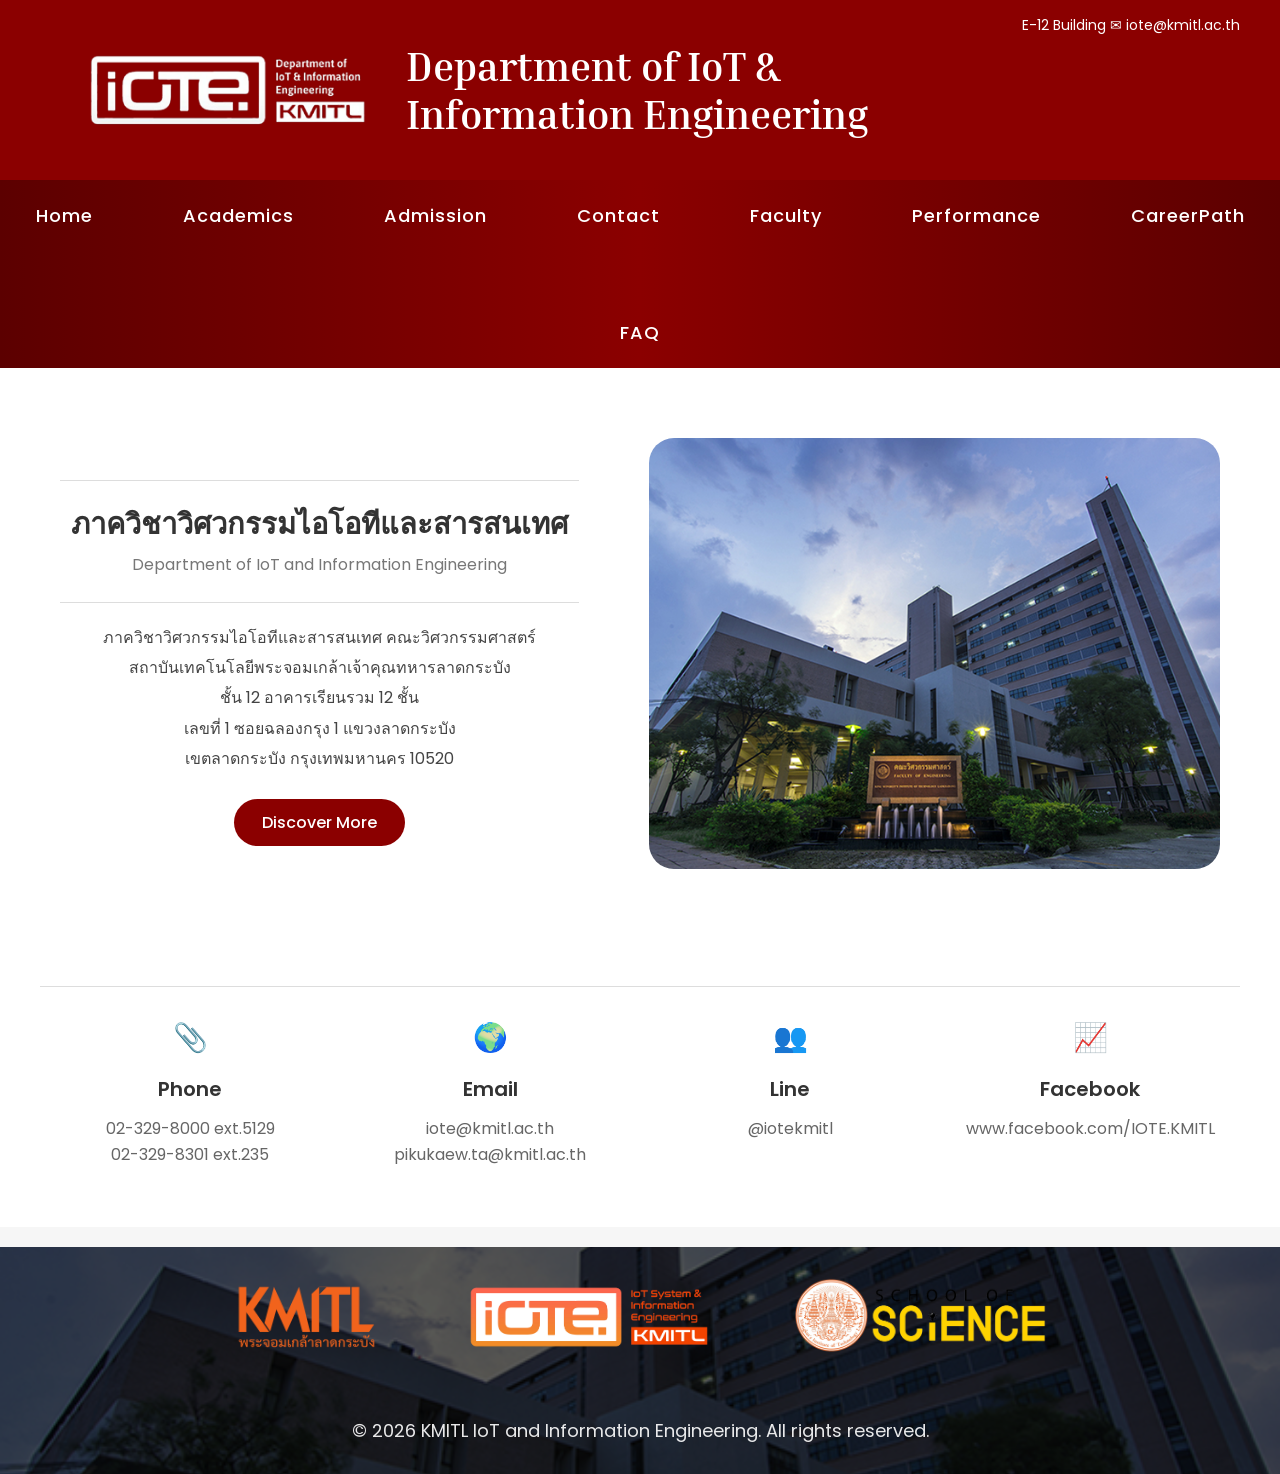
<file: index.html>
<!DOCTYPE html>
<html lang="en">

<head>
    <meta charset="UTF-8">
    <title>Contact IoT</title>
    <meta name="viewport" content="width=device-width, initial-scale=1.0">

    <link href="https://fonts.googleapis.com/css2?family=Poppins:wght@300;400;600;700&display=swap" rel="stylesheet">
    <link href="https://fonts.googleapis.com/css2?family=Inria+Serif:wght@300;400;700&display=swap" rel="stylesheet">
    <link href="https://fonts.googleapis.com/css2?family=Instrument+Sans:wght@400;600;700&display=swap"
        rel="stylesheet">


    <link rel="stylesheet" href="contact.css">
</head>

<body>

    <div class="header-top">

        <div class="header-left">
            <img src="myphoto/logoiot.png" alt="IoT Logo" class="logo">

            <div class="header-title">
                <h1>Department of IoT &</h1>
                <h1>Information Engineering</h1>
            </div>
        </div>

        <div class="header-right">
            <span>E-12 Building</span>
            <span>✉ iote@kmitl.ac.th</span>
        </div>

    </div>



        <div class="nav-container">
        <nav>
            <ul>
                <li><a href="index.html">Home</a></li>
                <li><a href="academic.html">Academics</a></li>
                <li><a href="admission.html">Admission</a></li>
                
                <li class="dropdown" tabindex="0">
                    Contact
                    <div class="dropdown-content">
                        <a href="contact.html">IoT System and Information</a>
                        <a href="contact1.html">Dual Degree</a>
                    </div>
                </li>
                
                <li class="dropdown" tabindex="0">
                    Faculty
                    <div class="dropdown-content">
                        <a href="Professor of IoTE.html">Professor of IoT System and Information</a>
                        <a href="Professor of PhysIoTE.html">Professor of Industrial Physics</a>
                    </div>
                </li>
                
                <li><a href="performance.html">Performance</a></li>
                <li><a href="CareerPath.html">CareerPath</a></li>
                <li><a href="FAQ.html">FAQ</a></li>
            </ul>
        </nav>
    </div> 

    <section class="main">
    <div class="container">

        <div class="text">
            <h2>ภาควิชาวิศวกรรมไอโอทีและสารสนเทศ</h2>

            <p class="subtitle">
                Department of IoT and Information Engineering
            </p>

            <hr class="line">

            <p class="detail">
                ภาควิชาวิศวกรรมไอโอทีและสารสนเทศ คณะวิศวกรรมศาสตร์<br>
                สถาบันเทคโนโลยีพระจอมเกล้าเจ้าคุณทหารลาดกระบัง<br>
                ชั้น 12 อาคารเรียนรวม 12 ชั้น<br>
                เลขที่ 1 ซอยฉลองกรุง 1 แขวงลาดกระบัง <br>
                เขตลาดกระบัง กรุงเทพมหานคร 10520
            </p>

            <a href="https://maps.app.goo.gl/XSZhQx27NWDeagdSA"
            target="_blank" rel="noopener noreferrer" class="discover-btn">Discover More</a>
        </div>

        <div class="image">
            <img src="myphoto/building.png" alt="Building">
        </div>

    </div>
    </section>
    <section class="contact-section">
    <div class="contact-container">

        <div class="contact-item">
            <div class="icon">📎</div>
            <h4>Phone</h4>
            <p>
                02-329-8000 ext.5129<br>
                02-329-8301 ext.235
            </p>
        </div>

        <div class="contact-item">
            <div class="icon">🌍</div>
            <h4>Email</h4>
            <p>
                iote@kmitl.ac.th<br>
                pikukaew.ta@kmitl.ac.th
            </p>
        </div>

        <div class="contact-item">
            <div class="icon">👥</div>
            <h4>Line</h4>
            <p>@iotekmitl</p>
        </div>

        <div class="contact-item">
            <div class="icon">📈</div>
            <h4>Facebook</h4>
            <p>www.facebook.com/IOTE.KMITL</p>
        </div>

    </div>
</section>

    <footer class="footer">
    <div class="footer-overlay">

        <div class="footer-logos">
            <img src="myphoto/kmitl-logo.png" alt="KMITL">
            <img src="myphoto/iote-logo.png" alt="IoTE">
            <img src="myphoto/science-logo.png" alt="Science">
        </div>

        <p class="copyright">
            © 2026 KMITL IoT and Information Engineering. All rights reserved.
        </p>

    </div>
    </footer>
    
    <script src="contact.js"></script>

</body>
</html>
</file>
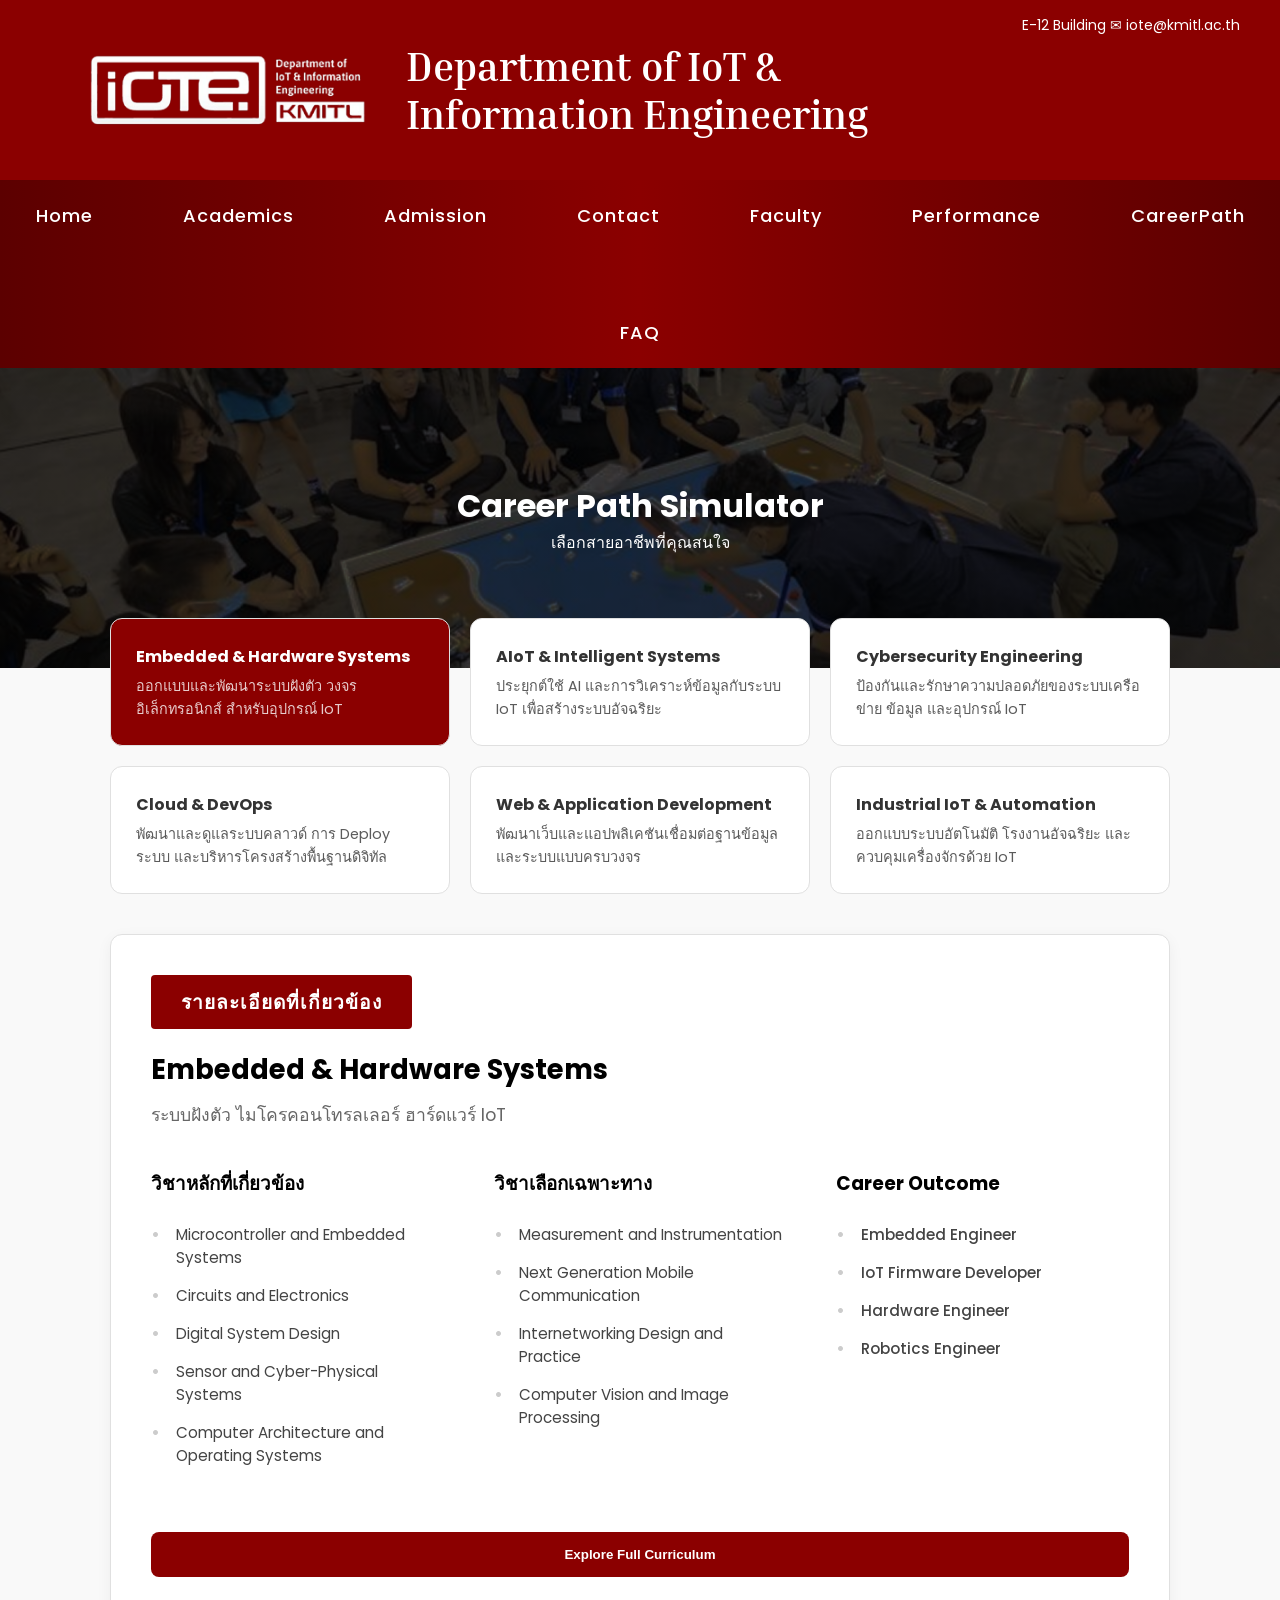
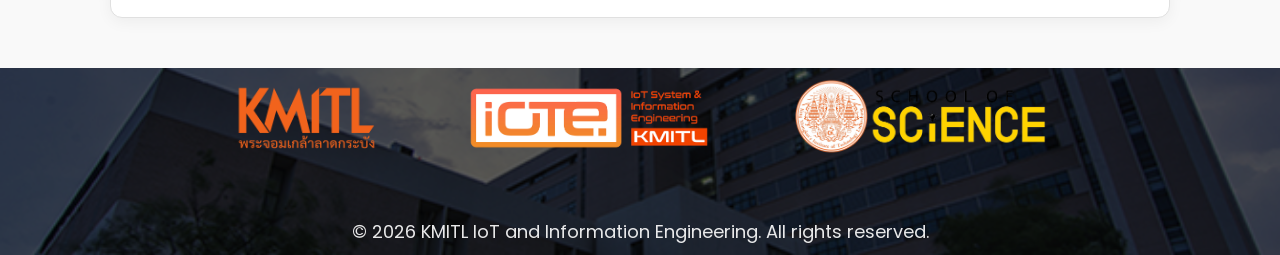
<file: CareerPath.html>
<!DOCTYPE html>
<html lang="en">

<head>
    <meta charset="UTF-8">
    <title>Career Path | IoT</title>
    <meta name="viewport" content="width=device-width, initial-scale=1.0">

    <!-- Google Font -->
    <link href="https://fonts.googleapis.com/css2?family=Poppins:wght@300;400;600;700&display=swap" rel="stylesheet">
    <link href="https://fonts.googleapis.com/css2?family=Poppins:wght@300;400;600;700&display=swap" rel="stylesheet">
    <link href="https://fonts.googleapis.com/css2?family=Inria+Serif:wght@300;400;700&display=swap" rel="stylesheet">
    <link href="https://fonts.googleapis.com/css2?family=Instrument+Sans:wght@400;600;700&display=swap"
        rel="stylesheet">

    <!-- CSS -->  
    <link rel="stylesheet" href="CareerPath.css">
</head>

<body>

<!-- HEADER -->
    <div class="header-top">

        <div class="header-left">
            <img src="myphoto/logoiot.png" alt="IoT Logo" class="logo">

            <div class="header-title">
                <h1>Department of IoT &</h1>
                <h1>Information Engineering</h1>
            </div>
        </div>

        <div class="header-right">
            <span>E-12 Building</span>
            <span>✉ iote@kmitl.ac.th</span>
        </div>

    </div>

         <!-- NAVIGATION -->
    <div class="nav-container">
        <nav>
            <ul>
                <li><a href="index.html">Home</a></li>
                <li><a href="academic.html">Academics</a></li>
                <li><a href="admission.html">Admission</a></li>
                
                <li class="dropdown" tabindex="0">
                    Contact
                    <div class="dropdown-content">
                        <a href="contact.html">IoT System and Information</a>
                        <a href="contact1.html">Dual Degree</a>
                    </div>
                </li>
                
                <li class="dropdown" tabindex="0">
                    Faculty
                    <div class="dropdown-content">
                        <a href="Professor of IoTE.html">Professor of IoT System and Information</a>
                        <a href="Professor of PhysIoTE.html">Professor of Industrial Physics</a>
                    </div>
                </li>
                
                <li><a href="performance.html">Performance</a></li>
                <li><a href="CareerPath.html">CareerPath</a></li>
                <li><a href="FAQ.html">FAQ</a></li>
            </ul>
        </nav>
    </div>

    <header class="hero-section">
        <h1>Career Path Simulator</h1>
        <p>เลือกสายอาชีพที่คุณสนใจ</p>
    </header>

    <main class="container">
        <div id="topics-grid" class="grid-container">
            </div>

        <section class="detail-section">
            <div class="detail-header">รายละเอียดที่เกี่ยวข้อง</div>
            <div id="detail-content">
                </div>
        </section>
    </main>

     <!-- Footer -->
    <footer class="footer">
    <div class="footer-overlay">

        <div class="footer-logos">
            <img src="myphoto/kmitl-logo.png" alt="KMITL">
            <img src="myphoto/iote-logo.png" alt="IoTE">
            <img src="myphoto/science-logo.png" alt="Science">
        </div>

        <p class="copyright">
            © 2026 KMITL IoT and Information Engineering. All rights reserved.
        </p>

    </div>
    </footer>

     <script src="CareerPath.js"></script>
</body>

</html>
</file>
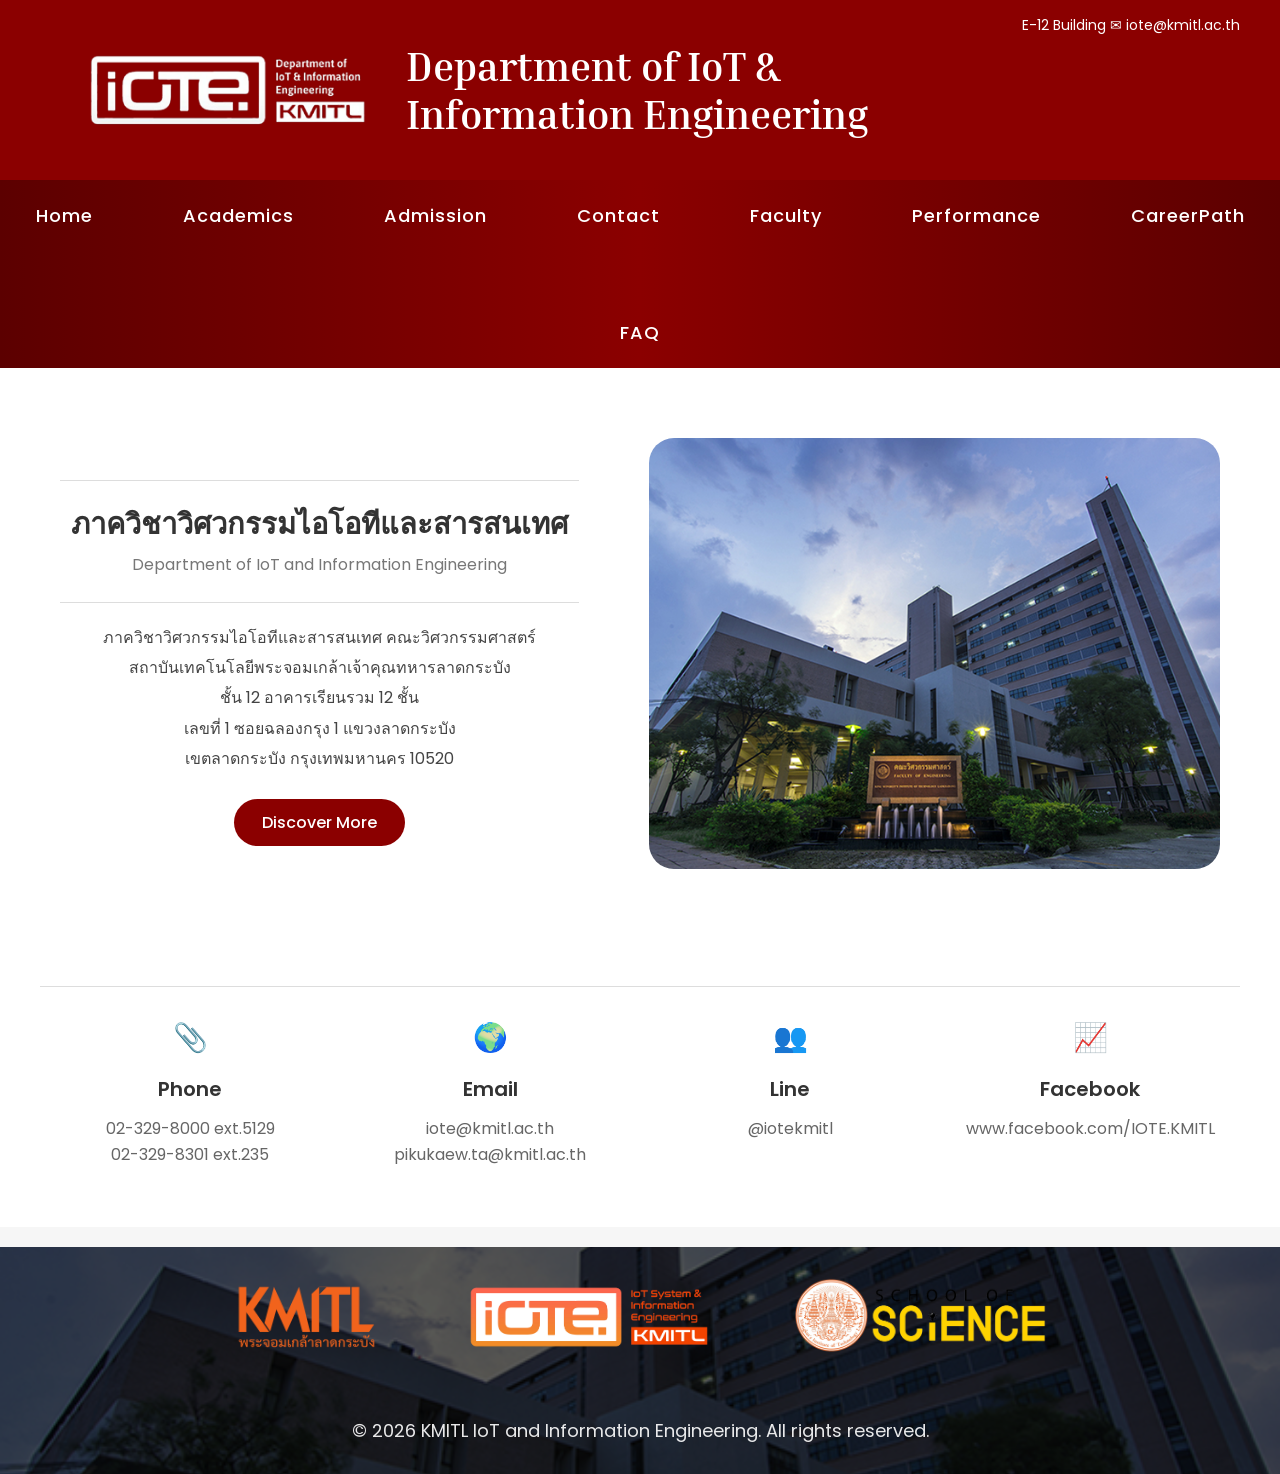
<file: contact.html>
<!DOCTYPE html>
<html lang="en">

<head>
    <meta charset="UTF-8">
    <title>Contact IoT</title>
    <meta name="viewport" content="width=device-width, initial-scale=1.0">

    <!-- Google Font -->
    <link href="https://fonts.googleapis.com/css2?family=Poppins:wght@300;400;600;700&display=swap" rel="stylesheet">
    <link href="https://fonts.googleapis.com/css2?family=Inria+Serif:wght@300;400;700&display=swap" rel="stylesheet">
    <link href="https://fonts.googleapis.com/css2?family=Instrument+Sans:wght@400;600;700&display=swap"
        rel="stylesheet">


    <!-- CSS -->
    <link rel="stylesheet" href="contact.css">
</head>

<body>

    <!-- HEADER -->
    <div class="header-top">

        <div class="header-left">
            <img src="myphoto/logoiot.png" alt="IoT Logo" class="logo">

            <div class="header-title">
                <h1>Department of IoT &</h1>
                <h1>Information Engineering</h1>
            </div>
        </div>

        <div class="header-right">
            <span>E-12 Building</span>
            <span>✉ iote@kmitl.ac.th</span>
        </div>

    </div>



         <!-- NAVIGATION -->
    <div class="nav-container">
        <nav>
            <ul>
                <li><a href="index.html">Home</a></li>
                <li><a href="academic.html">Academics</a></li>
                <li><a href="admission.html">Admission</a></li>
                <li class="dropdown">
                    Contact
                    <div class="dropdown-content">
                        <a href="contact.html">IoT System and Information</a>
                        <a href="contact1.html">Dual Degree</a>
                    </div>
                </li>
                <li class="dropdown">
                    Faculty
                    <div class="dropdown-content">
                        <a href="Professor of IoTE.html">Professor of IoT System and Information</a>
                        <a href="Professor of PhysIoTE.html">Professor of Industrial Physics</a>
                    </div>
                </li>
                <li><a href="performance.html">Performance</a></li>
                <li><a href="CareerPath.html">CareerPath</a></li>
                <li><a href="FAQ.html">FAQ</a></li>
            </ul>
        </nav>
    </div> 

    <!-- Main Section -->
    <section class="main">
    <div class="container">

        <div class="text">
            <h2>ภาควิชาวิศวกรรมไอโอทีและสารสนเทศ</h2>

            <p class="subtitle">
                Department of IoT and Information Engineering
            </p>

            <hr class="line">

            <p class="detail">
                ภาควิชาวิศวกรรมไอโอทีและสารสนเทศ คณะวิศวกรรมศาสตร์<br>
                สถาบันเทคโนโลยีพระจอมเกล้าเจ้าคุณทหารลาดกระบัง<br>
                ชั้น 12 อาคารเรียนรวม 12 ชั้น<br>
                เลขที่ 1 ซอยฉลองกรุง 1 แขวงลาดกระบัง <br>
                เขตลาดกระบัง กรุงเทพมหานคร 10520
            </p>

            <a href="https://maps.app.goo.gl/XSZhQx27NWDeagdSA"
            target="_blank" rel="noopener noreferrer" class="discover-btn">Discover More</a>
        </div>

        <div class="image">
            <img src="myphoto/building.png" alt="Building">
        </div>

    </div>
    </section>
    <section class="contact-section">
    <div class="contact-container">

        <div class="contact-item">
            <div class="icon">📎</div>
            <h4>Phone</h4>
            <p>
                02-329-8000 ext.5129<br>
                02-329-8301 ext.235
            </p>
        </div>

        <div class="contact-item">
            <div class="icon">🌍</div>
            <h4>Email</h4>
            <p>
                iote@kmitl.ac.th<br>
                pikukaew.ta@kmitl.ac.th
            </p>
        </div>

        <div class="contact-item">
            <div class="icon">👥</div>
            <h4>Line</h4>
            <p>@iotekmitl</p>
        </div>

        <div class="contact-item">
            <div class="icon">📈</div>
            <h4>Facebook</h4>
            <p>www.facebook.com/IOTE.KMITL</p>
        </div>

    </div>
</section>




    <!-- Footer -->
    <footer class="footer">
    <div class="footer-overlay">

        <div class="footer-logos">
            <img src="myphoto/kmitl-logo.png" alt="KMITL">
            <img src="myphoto/iote-logo.png" alt="IoTE">
            <img src="myphoto/science-logo.png" alt="Science">
        </div>

        <p class="copyright">
            © 2026 KMITL IoT and Information Engineering. All rights reserved.
        </p>

    </div>
    </footer>
    
    <script src="contact.js"></script>

</body>
</html>
</file>
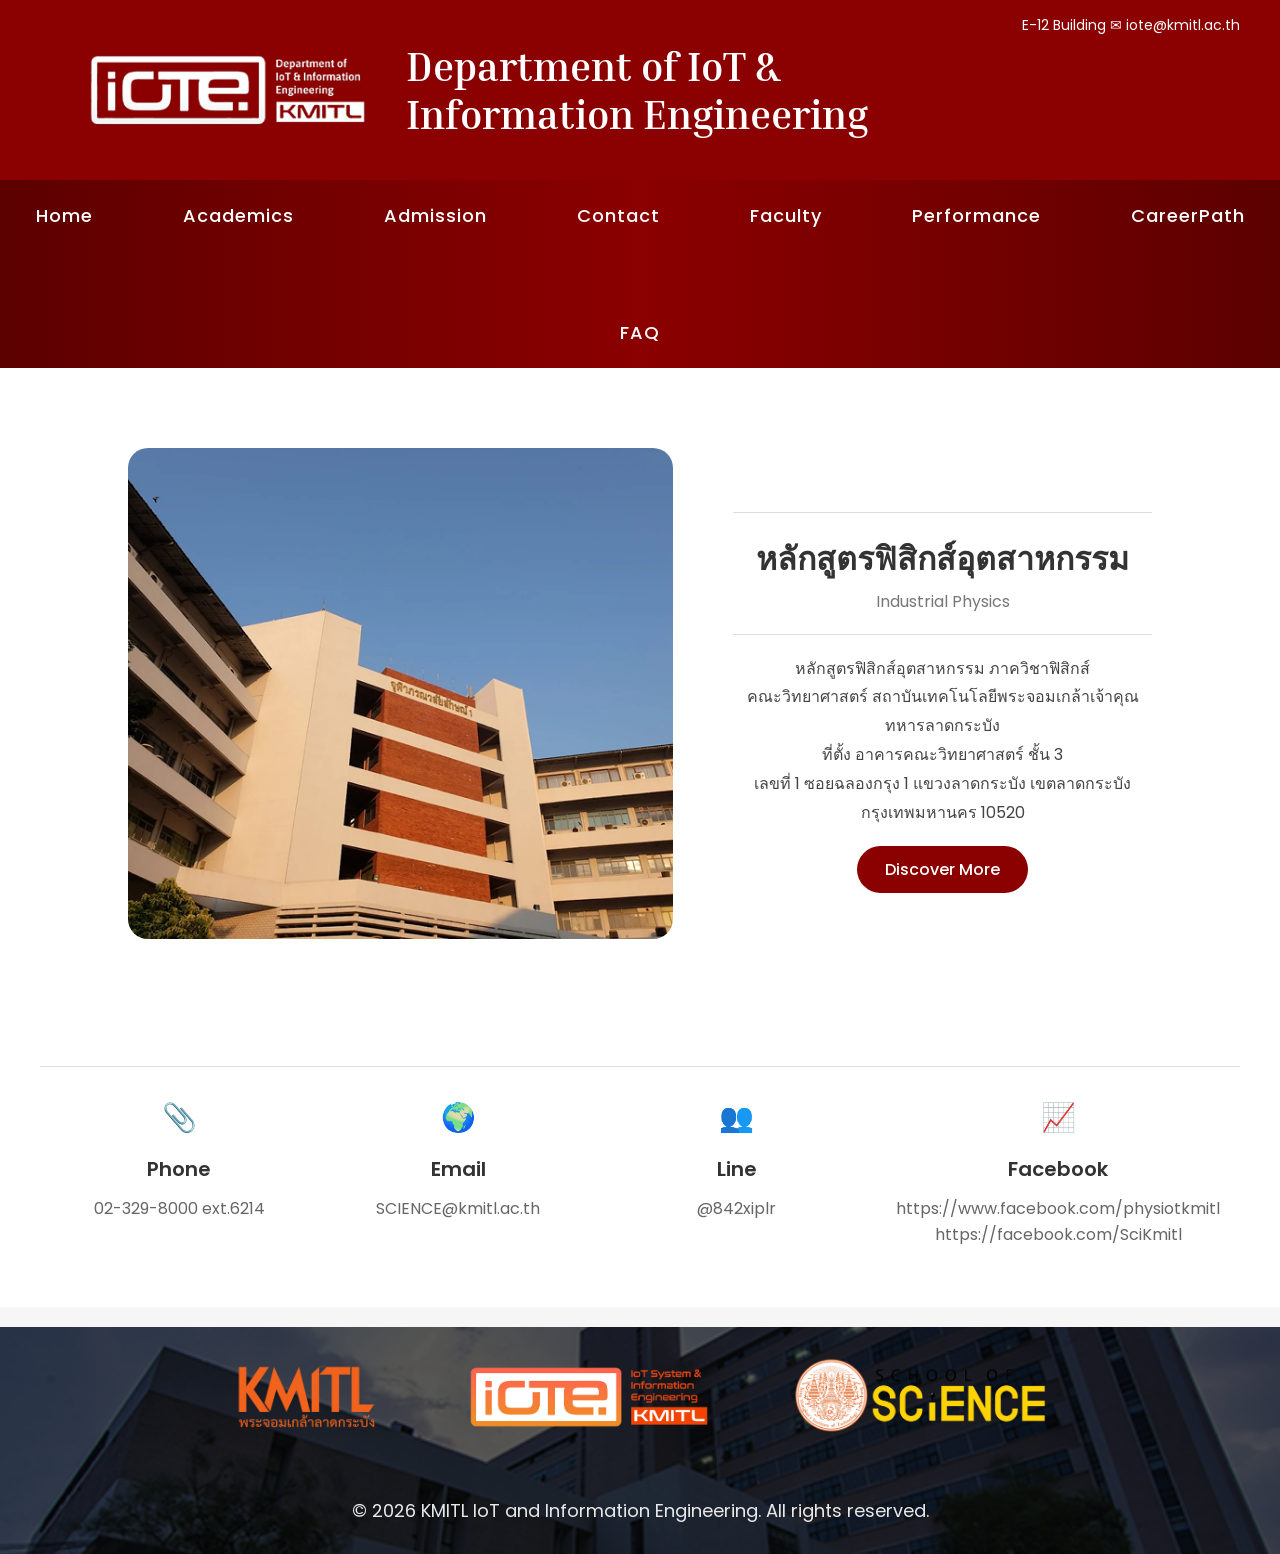
<file: contact1.html>
<!DOCTYPE html>
<html lang="en">

<head>
    <meta charset="UTF-8">
    <title>Contact PhysicIoT</title>
    <meta name="viewport" content="width=device-width, initial-scale=1.0">

    <!-- Google Font -->
    <link href="https://fonts.googleapis.com/css2?family=Poppins:wght@300;400;600;700&display=swap" rel="stylesheet">
    <link href="https://fonts.googleapis.com/css2?family=Inria+Serif:wght@300;400;700&display=swap" rel="stylesheet">
    <link href="https://fonts.googleapis.com/css2?family=Instrument+Sans:wght@400;600;700&display=swap"
        rel="stylesheet">


    <!-- CSS -->
    <link rel="stylesheet" href="contact1.css">
</head>

<body>

    <!-- HEADER -->
    <div class="header-top">

        <div class="header-left">
            <img src="myphoto/logoiot.png" alt="IoT Logo" class="logo">

            <div class="header-title">
                <h1>Department of IoT &</h1>
                <h1>Information Engineering</h1>
            </div>
        </div>

        <div class="header-right">
            <span>E-12 Building</span>
            <span>✉ iote@kmitl.ac.th</span>
        </div>

    </div>

         <!-- NAVIGATION -->
   <div class="nav-container">
        <nav>
            <ul>
                <li><a href="index.html">Home</a></li>
                <li><a href="academic.html">Academics</a></li>
                <li><a href="admission.html">Admission</a></li>
                
                <li class="dropdown" tabindex="0">
                    Contact
                    <div class="dropdown-content">
                        <a href="contact.html">IoT System and Information</a>
                        <a href="contact1.html">Dual Degree</a>
                    </div>
                </li>
                
                <li class="dropdown" tabindex="0">
                    Faculty
                    <div class="dropdown-content">
                        <a href="Professor of IoTE.html">Professor of IoT System and Information</a>
                        <a href="Professor of PhysIoTE.html">Professor of Industrial Physics</a>
                    </div>
                </li>
                
                <li><a href="performance.html">Performance</a></li>
                <li><a href="CareerPath.html">CareerPath</a></li>
                <li><a href="FAQ.html">FAQ</a></li>
            </ul>
        </nav>
    </div> 

    <!-- Main Section -->
    <section class="program-section">
  <div class="program-container">
    
    <div class="program-image">
      <img src="myphoto/IndustrialPhysics.png" alt="Industrial Physics">
    </div>

    <div class="program-content">
      <h2>หลักสูตรฟิสิกส์อุตสาหกรรม</h2>
      <p class="subtitle">Industrial Physics</p>

      <hr>

      <p class="description">
        หลักสูตรฟิสิกส์อุตสาหกรรม ภาควิชาฟิสิกส์<br>
        คณะวิทยาศาสตร์ สถาบันเทคโนโลยีพระจอมเกล้าเจ้าคุณทหารลาดกระบัง<br>
        ที่ตั้ง อาคารคณะวิทยาศาสตร์ ชั้น 3<br>
        เลขที่ 1 ซอยฉลองกรุง 1 แขวงลาดกระบัง เขตลาดกระบัง<br>
        กรุงเทพมหานคร 10520
      </p>

      <a href="https://maps.app.goo.gl/njeraB2bUphekMYs8"
         target="_blank"
         rel="noopener noreferrer"
         class="discover-btn">
         Discover More
      </a>

    </div>
    </section>
    <section class="contact-section">
    <div class="contact-container">

        <div class="contact-item">
            <div class="icon">📎</div>
            <h4>Phone</h4>
            <p>
                02-329-8000 ext.6214
            </p>
        </div>

        <div class="contact-item">
            <div class="icon">🌍</div>
            <h4>Email</h4>
            <p>
                SCIENCE@kmitl.ac.th
            </p>
        </div>

        <div class="contact-item">
            <div class="icon">👥</div>
            <h4>Line</h4>
            <p>@842xiplr</p>
        </div>

        <div class="contact-item">
            <div class="icon">📈</div>
            <h4>Facebook</h4>
            <p>https://www.facebook.com/physiotkmitl
               https://facebook.com/SciKmitl</p>
        </div>

    </div>
</section>




    <!-- Footer -->
    <footer class="footer">
    <div class="footer-overlay">

        <div class="footer-logos">
            <img src="myphoto/kmitl-logo.png" alt="KMITL">
            <img src="myphoto/iote-logo.png" alt="IoTE">
            <img src="myphoto/science-logo.png" alt="Science">
        </div>

        <p class="copyright">
            © 2026 KMITL IoT and Information Engineering. All rights reserved.
        </p>

    </div>
    </footer>

    <script src="contact.js"></script>

</body>
</html>
</file>
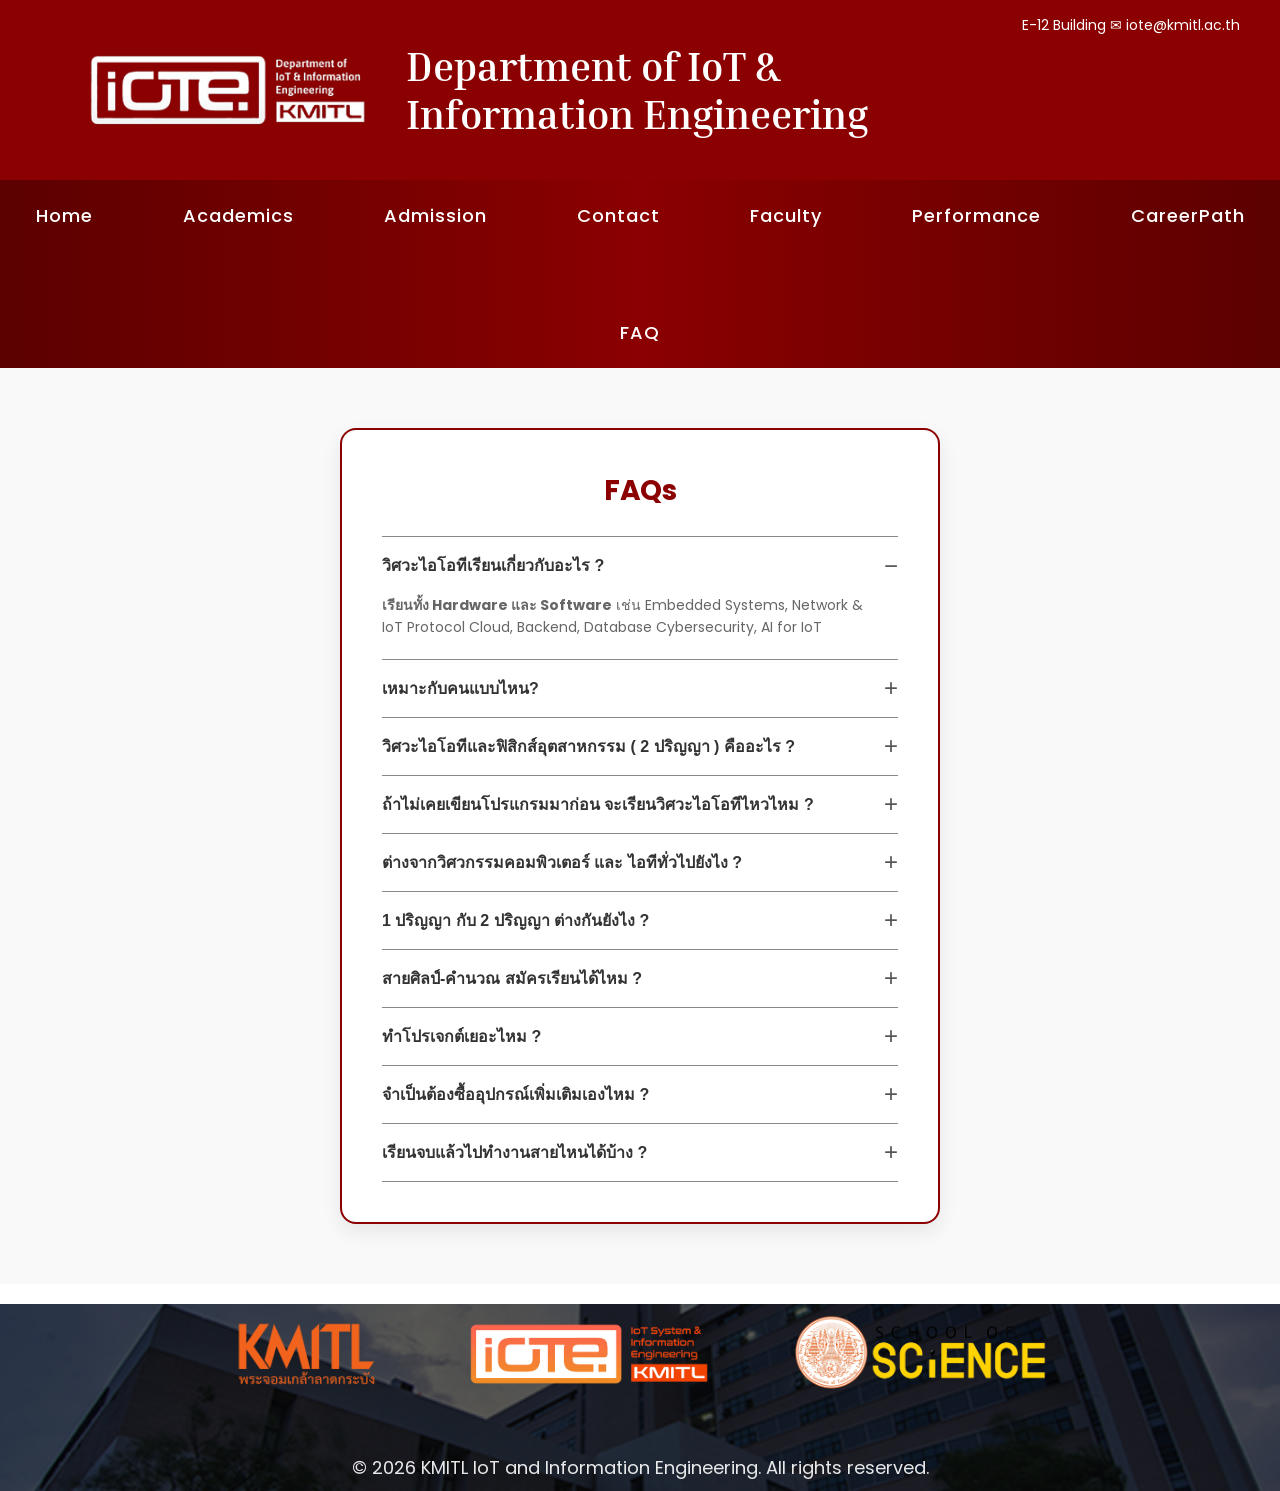
<file: FAQ.html>
<!DOCTYPE html>
<html lang="en">

<head>
    <meta charset="UTF-8">
    <title>FAQ - PhysicIoT</title>
    <meta name="viewport" content="width=device-width, initial-scale=1.0">

    <link href="https://fonts.googleapis.com/css2?family=Poppins:wght@300;400;500;600;700&display=swap" rel="stylesheet">
    <link href="https://fonts.googleapis.com/css2?family=Inria+Serif:wght@300;400;700&display=swap" rel="stylesheet">
    <link href="https://fonts.googleapis.com/css2?family=Instrument+Sans:wght@400;600;700&display=swap" rel="stylesheet">

    <link rel="stylesheet" href="FAQ.css">
</head>

<body>

    <div class="header-top">
        <div class="header-left">
            <img src="myphoto/logoiot.png" alt="IoT Logo" class="logo">
            <div class="header-title">
                <h1>Department of IoT &</h1>
                <h1>Information Engineering</h1>
            </div>
        </div>
        <div class="header-right">
            <span>E-12 Building</span>
            <span>✉ iote@kmitl.ac.th</span>
        </div>
    </div>

    <div class="nav-container">
        <nav>
            <ul>
                <li><a href="index.html">Home</a></li>
                <li><a href="academic.html">Academics</a></li>
                <li><a href="admission.html">Admission</a></li>
                
                <li class="dropdown" tabindex="0">
                    Contact
                    <div class="dropdown-content">
                        <a href="contact.html">IoT System and Information</a>
                        <a href="contact1.html">Dual Degree</a>
                    </div>
                </li>
                
                <li class="dropdown" tabindex="0">
                    Faculty
                    <div class="dropdown-content">
                        <a href="Professor of IoTE.html">Professor of IoT System and Information</a>
                        <a href="Professor of PhysIoTE.html">Professor of Industrial Physics</a>
                    </div>
                </li>
                
                <li><a href="performance.html">Performance</a></li>
                <li><a href="CareerPath.html">CareerPath</a></li>
                <li><a href="FAQ.html">FAQ</a></li>
            </ul>
        </nav>
    </div> 


    <main class="main-content">
        <div class="faq-container">
            <h2 class="faq-title">FAQs</h2>
            <hr class="faq-divider">

            <div class="faq-item active">
                <button class="faq-question">
                    วิศวะไอโอทีเรียนเกี่ยวกับอะไร ?
                    <span class="faq-icon">−</span>
                </button>
                <div class="faq-answer">
                    <p><strong>เรียนทั้ง Hardware และ Software</strong> เช่น Embedded Systems, Network & IoT Protocol Cloud, Backend, Database Cybersecurity, AI for IoT</p>
                </div>
            </div>

            <div class="faq-item">
                <button class="faq-question">
                     เหมาะกับคนแบบไหน?
                    <span class="faq-icon">+</span>
                </button>
                <div class="faq-answer">
                    <p>สาขานี้เหมาะกับคนที่ ชอบทดลอง ชอบดูว่าอุปกรณ์ทำงานยังไง สนุกกับการทำโปรเจกต์ ไม่ใช่แค่เรียนทฤษฎี ไม่กลัววงจรไฟฟ้า หรือพร้อมจะเรียนรู้มัน<br>อยากเข้าใจระบบทั้ง Hardware และ Software ไปพร้อมกัน ชอบคิดวิเคราะห์และแก้ปัญหาเป็นขั้นเป็นตอน</p>
                </div>
            </div>

            <div class="faq-item">
                <button class="faq-question">
                    วิศวะไอโอทีและฟิสิกส์อุตสาหกรรม ( 2 ปริญญา ) คืออะไร ?
                    <span class="faq-icon">+</span>
                </button>
                <div class="faq-answer">
                    <p>เป็นความร่วมมือพิเศษกับคณะวิทยาศาสตร์ น้องจะได้รับปริญญา 2 ใบ ได้ทั้งทักษะวิจัยเชิงลึกแบบนักวิทย์ และทักษะการประยุกต์ใช้งานจริงแบบวิศวกร<br>คุ้มสุดๆ สำหรับสาย Tech ยุคใหม่ ได้ วศ.บ. วิศวกรรมไอโอทีและสารสนเทศ และได้ วท.บ. ฟิสิกส์อุตสาหกรรม</p>
                </div>
            </div>

            <div class="faq-item">
                <button class="faq-question">
                    ถ้าไม่เคยเขียนโปรแกรมมาก่อน จะเรียนวิศวะไอโอทีไหวไหม ?
                    <span class="faq-icon">+</span>
                </button>
                <div class="faq-answer">
                    <p><strong>เรียนไหวแน่นอน</strong> หากมีความตั้งใจและพร้อมฝึกฝนอย่างสม่ำเสมอ ในปีแรกของหลักสูตรวิศวกรรมไอโอทีจะเริ่มสอนพื้นฐานการเขียนโปรแกรมตั้งแต่ระดับเบื้องต้น</p>
                </div>
            </div>

            <div class="faq-item">
                <button class="faq-question">
                    ต่างจากวิศวกรรมคอมพิวเตอร์ และ ไอทีทั่วไปยังไง ?
                    <span class="faq-icon">+</span>
                </button>
                <div class="faq-answer">
                    <p>
                        <strong>Computer Engineering</strong> → เน้น Software การเขียนโปรแกรม Hardware ระบบคอมพิวเตอร์ต่างๆ<br>
                        <strong>IT</strong> → เน้น Software และ ระบบสารสนเทศ<br>
                        <strong>IoT Engineering</strong> → ผสมวงจร อุปกรณ์จริง เครือข่าย ซอฟต์แวร์ (จะได้จับบอร์ด, ต่อวงจร, เขียน Firmware แล้วส่งข้อมูลขึ้น Cloud เองครบวงจร)
                    </p>
                </div>
            </div>

            <div class="faq-item">
                <button class="faq-question">
                    1 ปริญญา กับ 2 ปริญญา ต่างกันยังไง ?
                    <span class="faq-icon">+</span>
                </button>
                <div class="faq-answer">
                    <p>
                        <strong>วิศวกรรมระบบไอโอทีเเละสารสนเทศ (1 ปริญญา)</strong> จะเน้นการเชื่อมต่อและการจัดการข้อมูล เรียนเหมือนเป็นจอมวางแผนระบบ คือเอาอุปกรณ์ที่มีอยู่แล้วมาเขียนโปรแกรม ให้คุยกันได้ เก็บข้อมูลขึ้น Cloud และสร้าง Dashboard มาแสดงผล<br><br>
                        <strong>ฟิสิกส์อุตสาหกรรม และวิศวกรรมระบบไอโอทีเเละสารสนเทศ (2 ปริญญา)</strong> เน้นเครื่องมือวัดและความแม่นยำ เรียนเหมือนเป็นนักประดิษฐ์และปรับแต่ง คือต้องเข้าใจลึกไปถึงระดับอะตอมหรือคลื่นฟิสิกส์ เพื่อสร้างเซนเซอร์ขึ้นมาเอง หรือแก้ไขระบบวัดในโรงงานที่ซับซ้อนเกินกว่าเซนเซอร์ทั่วไปจะทำได้
                    </p>
                </div>
            </div>

            <div class="faq-item">
                <button class="faq-question">
                    สายศิลป์-คำนวณ สมัครเรียนได้ไหม ?
                    <span class="faq-icon">+</span>
                </button>
                <div class="faq-answer">
                    <p>หลักสูตรเราเน้นพื้นฐานคำนวณและฟิสิกส์ค่อนข้างแน่น หากน้องมีความตั้งใจและมีคะแนนสอบตามเกณฑ์ที่กำหนด (เช่น TGAT/TPAT) ก็สามารถสมัครได้ แต่อาจจะต้องฟิตพื้นฐานวิทย์คณิตเพิ่มเติมตอนเข้ามาเรียน</p>
                </div>
            </div>

            <div class="faq-item">
                <button class="faq-question">
                    ทำโปรเจกต์เยอะไหม ?
                    <span class="faq-icon">+</span>
                </button>
                <div class="faq-answer">
                    <p>มีโปรเจกต์ให้ทำตั้งแต่ปี 1-4 จะมีโปรเจคในแต่ละวิชา, Team Project, และ Senior Project (โปรเจกต์จบ)</p>
                </div>
            </div>

            <div class="faq-item">
                <button class="faq-question">
                    จำเป็นต้องซื้ออุปกรณ์เพิ่มเติมเองไหม ?
                    <span class="faq-icon">+</span>
                </button>
                <div class="faq-answer">
                    <p>สำหรับการเรียนในรายวิชามีอุปกรณ์พื้นฐานในห้องปฏิบัติการ เช่น Microcontroller Board อุปกรณ์วัดทางไฟฟ้า และชุดทดลองต่าง ๆ สำหรับใช้ในการเรียนการสอน และสำหรับการฝึกเพิ่มเติมหรือทำโปรเจกต์ส่วนตัว อาจพิจารณาซื้อเองตามความเหมาะสมแต่สามารถยืมอุปกรณ์จากสาขาได้</p>
                </div>
            </div>

            <div class="faq-item">
                <button class="faq-question">
                    เรียนจบแล้วไปทำงานสายไหนได้บ้าง ?
                    <span class="faq-icon">+</span>
                </button>
                <div class="faq-answer">
                    <p>
                        <strong>1. จบ "วิศวกรรมระบบไอโอทีเเละสารสนเทศ"</strong><br>
                        เช่น IoT Engineer, Network Engineer, Full-Stack Developer, Data Engineer, Cybersecurity Engineer<br><br>
                        <strong>2. จบ "ฟิสิกส์อุตสาหกรรม เเละ วิศวกรรมระบบไอโอที"</strong><br>
                        เช่น Instrumentation & Control Engineer, R&D Engineer, Metrology Specialist, Process Engineer, Optical Medical Engineer
                    </p>
                </div>
            </div>

        </div>
    </main>

     <footer class="footer">
    <div class="footer-overlay">

        <div class="footer-logos">
            <img src="myphoto/kmitl-logo.png" alt="KMITL">
            <img src="myphoto/iote-logo.png" alt="IoTE">
            <img src="myphoto/science-logo.png" alt="Science">
        </div>

        <p class="copyright">
            © 2026 KMITL IoT and Information Engineering. All rights reserved.
        </p>

    </div>
    </footer>

    <script src="FAQ.js"></script>
</body>

</html>
</file>
<file: contact.css>
/* =========================
   RESET
========================= */
* {
  margin: 0;
  padding: 0;
  box-sizing: border-box;
}

body {
  font-family: 'Poppins', sans-serif;
  background: #f6f6f6;
  color: #333;
}


/* =========================
   HEADER
========================= */
.header-top {
  background: #8B0000;
  color: white;
  display: flex;
  justify-content: space-between;
  align-items: center;
  padding: 40px 80px;
  position: relative;
  flex-wrap: wrap;
}

.header-left {
  display: flex;
  align-items: center;
  gap: 30px;
}

.logo {
  height: 100px;
  width: auto;
  transform: translateY(10px);
}

.header-title {
  font-family: 'Inria Serif', serif;
  font-size: 20px;
  font-weight: 600;
  line-height: 1.2;
}

.header-right {
  position: absolute;
  top: 15px;
  right: 40px;
  font-size: 14px;
  text-align: right;
}


/* =========================
   NAVIGATION
========================= */
nav {
  background: linear-gradient(90deg, #5c0000, #8B0000, #5c0000);
  padding: 22px 0;
  position: sticky;
  top: 0;
  z-index: 1000;
}

nav ul {
  display: flex;
  justify-content: center;
  align-items: center;
  list-style: none;
  gap: 90px;
  flex-wrap: wrap;
}
nav ul li a {
    text-decoration: none; 
    color: white;          
}
nav ul li {
  color: white;
  cursor: pointer;
  position: relative;
  font-weight: 500;
  font-size: 18px;
  letter-spacing: 1px;
  transition: 0.3s ease;
  
}

nav ul li:hover {
  color: #ffe5e5;
}

nav ul li::after {
  content: "";
  position: absolute;
  left: 0;
  bottom: -8px;
  width: 0%;
  height: 2px;
  background: #ffffff;
  transition: 0.3s;
}

nav ul li:hover::after {
  width: 100%;
}

.dropdown-content {
    background-color: #ffffff;    
    min-width: 250px;            
    box-shadow: 0px 8px 16px rgba(0,0,0,0.2); 
    border-radius: 8px;        
}


.dropdown-content a {
    color: #333333 !important;   
    padding: 12px 16px;
    text-decoration: none;        
    display: block;
    text-align: left;            
    font-size: 14px;             
    transition: 0.3s;
}

.dropdown-content a:hover {
    background-color: #f1f1f1;    
    color: #990000 !important;   
}

.dropdown-content {
  position: absolute;
  top: 55px;
  left: 50%;
  transform: translateX(-50%) translateY(10px);
  background: rgba(255, 255, 255, 0.97);
  backdrop-filter: blur(10px);
  border-radius: 12px;
  padding: 12px 0;
  min-width: 260px;
  box-shadow: 0 15px 40px rgba(0, 0, 0, 0.15);
  opacity: 0;
  visibility: hidden;
  transition: all 0.3s ease;
  z-index: 999;
}

.dropdown-content div {
  padding: 14px 22px;
  font-size: 16px;
  font-weight: 600;          
  color: #111111;           
  letter-spacing: 0.3px;     
  transition: all 0.25s ease;
  cursor: pointer;
  border-left: 4px solid transparent;
}

.dropdown-content div:hover {
  background: #f3f3f3;
  border-left: 4px solid #8B0000;
  color: #000000;            
  padding-left: 28px;
}

.dropdown:hover .dropdown-content {
  opacity: 1;
  visibility: visible;
  transform: translateX(-50%) translateY(0);
}

/* =========================
   DROPDOWN - TEXT DARKER
========================= */

.dropdown-content {
  position: absolute;
  top: 55px;
  left: 50%;
  transform: translateX(-50%) translateY(10px);
  background: rgba(255, 255, 255, 0.97);
  backdrop-filter: blur(10px);
  border-radius: 12px;
  padding: 12px 0;
  min-width: 260px;
  box-shadow: 0 15px 40px rgba(0, 0, 0, 0.15);
  opacity: 0;
  visibility: hidden;
  transition: all 0.3s ease;
  z-index: 999;
}

.dropdown-content div {
  padding: 14px 22px;
  font-size: 16px;
  font-weight: 600;         
  color: #111111;            
  letter-spacing: 0.3px;    
  transition: all 0.25s ease;
  cursor: pointer;
  border-left: 4px solid transparent;
}

.dropdown-content div:hover {
  background: #f3f3f3;
  border-left: 4px solid #8B0000;
  color: #000000;            
  padding-left: 28px;
}

.dropdown:hover .dropdown-content {
  opacity: 1;
  visibility: visible;
  transform: translateX(-50%) translateY(0);
}

/* ================= MAIN SECTION ================= */
.main {
    background: #ffffff;
    padding: 70px 0;
}

.container {
    max-width: 1200px;
    margin: 0 auto;
    padding: 0 20px;

    display: flex;
    align-items: center;
    gap: 70px;
}

/* ฝั่งซ้าย */
.text {
    flex: 1;
    text-align: center;
}

/* หัวข้อ */
.text h2 {
    font-size: 29px;
    font-weight: 600;
    margin-bottom: 5px;
    padding-top: 20px;
    border-top: 1px solid #ddd;
}


/* เส้นบน */
.text hr {
    border: none;
    border-top: 1px solid #ddd;
    margin: 20px 0;
}


/* subtitle */
.subtitle {
    color: #777;
    font-size: 16px;
    margin-bottom: 25px;
}


/* เส้นใต้ subtitle */
.line {
    border: none;
    border-top: 1px solid #ddd;
    width: 100%;
    margin: 0 auto 25px auto;
}

/* detail */
.detail {
    color: #444;
    font-size: 16px;
    line-height: 1.9;
    margin-bottom: 35px;
}

/* btn */

.discover-btn {
    background: #8B0000;
    color: white;
    padding: 12px 28px;
    border: none;
    border-radius: 30px;
    cursor: pointer;
    font-weight: 500;
    transition: 0.3s;
    text-decoration: none;   
}
.discover-btn:hover {
    background: #a30000;
}

/* รูป */
.image {
    flex: 1.1;
}

.image img {
    width: 100%;
    border-radius: 25px;
}


/* ================= CONTACT SECTION ================= */
.contact-section {
    background: #ffffff;
    padding: 40px 0 60px;  
}

.contact-container {
    max-width: 1200px;
    margin: 0 auto;
    padding: 0 20px;

    display: flex;
    justify-content: space-between;
    gap: 40px;

    border-top: 1px solid #ddd;
    padding-top: 30px;
}

.contact-item {
    flex: 1;
    text-align: center;
}

.icon {
    font-size: 28px;
    margin-bottom: 15px;
}

.contact-item h4 {
    font-size: 20px;
    margin-bottom: 12px;
    font-weight: 600;
}

.contact-item p {
    color: #666;
    line-height: 1.6;
}

/* ================= FOOTER ================= */
footer {
    background: #222;
    color: white;
    text-align: center;
    padding: 20px;
}

/* ================= RESPONSIVE - TABLET ================= */
@media (max-width: 992px) {

  .main .container {
    flex-direction: column;
    text-align: center;
  }

  .image {
    margin-top: 30px;
  }

  .contact-container {
    flex-direction: column;
    gap: 40px;
    text-align: center;
  }

  nav {
    gap: 30px;
    flex-wrap: wrap;
  }

}


/* ================= RESPONSIVE - MOBILE ================= */
@media (max-width: 768px) {

  .header-top {
    flex-direction: column;
    align-items: center;
    text-align: center;
    padding: 25px 20px;
    gap: 15px;
  }

  .header-left {
    flex-direction: column;
    gap: 15px;
  }

  .logo {
    height: 80px;
    transform: none;
  }

  .header-title h1 {
    font-size: 18px;
  }

  .header-right {
    position: static;
    margin-top: 10px;
    text-align: center;
  }

  nav {
    padding: 15px 0;
  }

  nav ul {
    flex-direction: column;
    gap: 18px;
  }

  nav ul li {
    font-size: 16px;
  }

  .hero {
    height: 220px;
  }

  .hero h2 {
    font-size: 28px;
  }

  .container {
    width: 96%; 
    margin: 30px auto; 
    padding: 0 10px; 
  }

  .content-box {
    padding: 25px;
  }

  .footer-logo {
    width: 150px;
  }
   
  .image img {
    width: 100%; 
    height: auto;
    border-radius: 12px;
    }
  /* --- แก้ไขส่วน Dropdown --- */
  
  /* 1. จัดตำแหน่งกล่องให้อยู่ตรงกลาง ไม่ลอย และซ่อนไว้ก่อน */
  .dropdown-content {
    position: static !important;
    transform: none !important;
    width: 90%;
    margin: 10px auto 0 auto;
    background: rgba(255, 255, 255, 0.95);
    border-radius: 8px;
    box-shadow: none;
    padding: 10px 0;
    
    /* บังคับซ่อน เพื่อให้ JS เป็นตัวสั่งเปิดแทน */
    display: none !important; 
    opacity: 1;
    visibility: visible;
  }

  /* 2. เมื่อมีคลาส .active (ที่ JS เติมให้ตอนกด) ค่อยแสดงกล่องออกมา */
  .dropdown.active .dropdown-content {
    display: block !important;
  }
    
  /* ซ่อน outline สีฟ้าๆ ที่อาจจะขึ้นมาตอนกดในบางเบราว์เซอร์ */
  .dropdown {
    outline: none;
  }

}


/* ================= RESPONSIVE - SMALL MOBILE ================= */
@media (max-width: 480px) {

  .hero h2 {
    font-size: 22px;
  }

  .section-title {
    font-size: 18px;
    padding: 10px 18px;
  }

  .content-box {
    font-size: 14px;
    line-height: 1.6;
  }

}




.footer {
    background: url("myphoto/building.png") center/cover no-repeat;
    position: relative;
    color: white;
    margin-top: 20px;
}

/* overlay dark */
.footer::before {
    content: "";
    position: absolute;
    inset: 0;
    background: rgba(0, 0, 0, 0.65); 
}

.footer-overlay {
    position: relative;
    z-index: 1;
    padding: 10px 10px 10px;
    text-align: center;
}

/* logo */
.footer-logos {
    display: flex;
    justify-content: center;
    align-items: center;
    gap: 80px;
    margin-bottom: 60px;
    flex-wrap: wrap;
}

.footer-logos img {
    height: 80px;
    object-fit: contain;
}


/* copyright */
.footer p {
    font-size: 18px;
    opacity: 0.9;
}
</file>
<file: CareerPath.css>
/* =========================================
   VARIABLES & RESET
========================================= */
:root {
    --primary-red: #8B0000;
    --light-gray: #f9f9f9;
    --border-color: #e0e0e0;
    --text-dark: #333;
}

* {
  margin: 0;
  padding: 0;
  box-sizing: border-box;
}

body {
  font-family: 'Poppins', -apple-system, BlinkMacSystemFont, "Segoe UI", Roboto, Helvetica, Arial, sans-serif;
  color: var(--text-dark);
  background-color: var(--light-gray);
}

/* =========================================
   HEADER
========================================= */
.header-top {
  background: var(--primary-red);
  color: white;
  display: flex;
  justify-content: space-between;
  align-items: center;
  padding: 40px 80px;
  position: relative;
  flex-wrap: wrap;
}

.header-left {
  display: flex;
  align-items: center;
  gap: 30px;
}

.logo {
  height: 100px;
  width: auto;
  transform: translateY(10px);
}

.header-title {
  font-family: 'Inria Serif', serif;
  font-size: 20px;
  font-weight: 600;
  line-height: 1.2;
}

.header-right {
  position: absolute;
  top: 15px;
  right: 40px;
  font-size: 14px;
  text-align: right;
}

/* =========================================
   NAVIGATION & DROPDOWN
========================================= */
nav {
  background: linear-gradient(90deg, #5c0000, #8B0000, #5c0000);
  padding: 22px 0;
  position: sticky;
  top: 0;
  z-index: 1000;
}

nav ul {
  display: flex;
  justify-content: center;
  align-items: center;
  list-style: none;
  gap: 90px;
  flex-wrap: wrap;
}

nav ul li {
  color: white;
  cursor: pointer;
  position: relative;
  font-weight: 500;
  font-size: 18px;
  letter-spacing: 1px;
  transition: 0.3s ease;
}

nav ul li a {
  text-decoration: none; 
  color: white;          
}

nav ul li:hover {
  color: #ffe5e5;
}

nav ul li::after {
  content: "";
  position: absolute;
  left: 0;
  bottom: -8px;
  width: 0%;
  height: 2px;
  background: #ffffff;
  transition: 0.3s;
}

nav ul li:hover::after {
  width: 100%;
}

.dropdown {
  position: relative;
}

.dropdown-content {
  position: absolute;
  top: 45px;
  left: 50%;
  transform: translateX(-50%) translateY(10px);
  background: rgba(255, 255, 255, 0.97);
  backdrop-filter: blur(10px);
  border-radius: 12px;
  padding: 12px 0;
  min-width: 260px;
  box-shadow: 0 15px 40px rgba(0, 0, 0, 0.15);
  opacity: 0;
  visibility: hidden;
  transition: all 0.3s ease;
  z-index: 999;
}

.dropdown-content a,
.dropdown-content div {
  color: #111111 !important;   
  padding: 14px 22px;
  text-decoration: none;        
  display: block;
  text-align: left;            
  font-size: 14px;
  font-weight: 600;             
  letter-spacing: 0.3px;      
  border-left: 4px solid transparent;
  transition: all 0.25s ease;
  cursor: pointer;
}

.dropdown-content a:hover,
.dropdown-content div:hover {
  background-color: #f3f3f3;    
  color: var(--primary-red) !important;
  border-left: 4px solid var(--primary-red);
  padding-left: 28px;
}

.dropdown:hover .dropdown-content {
  opacity: 1;
  visibility: visible;
  transform: translateX(-50%) translateY(0);
}

/* =========================================
   CAREER SECTION (เนื้อหาเฉพาะหน้านี้)
========================================= */
.hero-section {
    background: linear-gradient(rgba(0,0,0,0.5), rgba(0,0,0,0.5)), url('myphoto/career-bg.png');
    background-size: cover;
    background-position: center;
    height: 300px;
    display: flex;
    flex-direction: column;
    justify-content: center;
    align-items: center;
    color: white;
    text-align: center;
}

.container {
    max-width: 1100px;
    margin: -50px auto 50px;
    padding: 0 20px;
}

.grid-container {
    display: grid;
    grid-template-columns: repeat(3, 1fr);
    gap: 20px;
    margin-bottom: 40px;
}

.career-card {
    background: white;
    padding: 25px;
    border-radius: 12px;
    border: 1px solid var(--border-color);
    cursor: pointer;
    transition: all 0.3s ease;
}

.career-card:hover {
    background-color: var(--primary-red);
    color: white;
    transform: translateY(-5px);
}

.career-card h3 { 
    margin-top: 0; 
    font-size: 1rem; 
    margin-bottom: 5px;
}

.career-card p { 
    font-size: 0.9rem; 
    opacity: 0.8; 
}

.career-card.active {
    background-color: var(--primary-red);
    color: white;
}

.detail-section {
    background: white;
    padding: 40px;
    border-radius: 12px;
    border: 1px solid var(--border-color);
    box-shadow: 0 4px 15px rgba(0,0,0,0.05);
}

.detail-header {
    background: var(--primary-red);
    color: white;
    display: inline-block;
    padding: 12px 30px;
    border-radius: 4px;
    margin-bottom: 20px;
    font-size: 1.2rem;       
    font-weight: 600;        
    letter-spacing: 1px;     
}

.content-cols {
    display: grid;
    grid-template-columns: repeat(3, 1fr);
    gap: 50px;
    margin: 0 auto;      
    max-width: 1000px;   
}

.learn-more-btn {
    width: 100%;
    background: var(--primary-red);
    color: white;
    border: none;
    padding: 15px;
    margin-top: 30px;
    border-radius: 8px;
    cursor: pointer;
    font-weight: bold;
}

.subject-list {
    list-style: none;
    padding: 0;
}

.subject-list li {
    position: relative;
    padding-left: 25px;
    margin-bottom: 15px;
    font-size: 0.95rem;
    color: #444;
}

.subject-list li::before {
    content: "•";
    position: absolute;
    left: 0;
    font-weight: bold;
    color: #ccc;
}

.outcomes li {
    font-weight: 500;
    color: #444;
}

.outcomes li::before {
    content: "•";
    color: #ccc;               
    margin-right: 10px;        
}

/* =========================================
   FOOTER
========================================= */
.footer {
    background: url("myphoto/building.png") center/cover no-repeat;
    position: relative;
    color: white;
    margin-top: 20px;
}

.footer::before {
    content: "";
    position: absolute;
    inset: 0;
    background: rgba(0, 0, 0, 0.65); 
}

.footer-overlay {
    position: relative;
    z-index: 1;
    padding: 10px 10px 10px;
    text-align: center;
}

.footer-logos {
    display: flex;
    justify-content: center;
    align-items: center;
    gap: 80px;
    margin-bottom: 60px;
    flex-wrap: wrap;
}

.footer-logos img {
    height: 80px;
    object-fit: contain;
}

.footer p {
    font-size: 18px;
    opacity: 0.9;
}

/* =========================================
   RESPONSIVE - TABLET
========================================= */
@media (max-width: 992px) {
  nav {
    gap: 30px;
    flex-wrap: wrap;
  }
}

/* =========================================
   RESPONSIVE - MOBILE
========================================= */
@media (max-width: 768px) {
  .header-top {
    flex-direction: column;
    align-items: center;
    text-align: center;
    padding: 25px 20px;
    gap: 15px;
  }

  .header-left {
    flex-direction: column;
    gap: 15px;
  }

  .logo {
    height: 80px;
    transform: none;
  }

  .header-title h1 {
    font-size: 18px;
  }

  .header-right {
    position: static;
    margin-top: 10px;
    text-align: center;
  }

  nav {
    padding: 15px 0;
  }

  nav ul {
    flex-direction: column;
    gap: 18px;
  }

  nav ul li {
    font-size: 16px;
  }

  .container {
    width: 92%;
    margin: 40px auto;
  }

  /* Dropdown Mobile Fix */
  .dropdown-content {
    position: static !important;
    transform: none !important;
    width: 80%;
    margin: 7px auto 0 auto;
    background: rgba(255, 255, 255, 0.95);
    border-radius: 8px;
    box-shadow: none;
    padding: 10px 0;
    display: none !important; 
    opacity: 1;
    visibility: visible;
  }

  .dropdown.active .dropdown-content {
    display: block !important;
  }
    
  .dropdown {
    outline: none;
  }

  .dropdown-content div, 
  .dropdown-content a {
    font-size: 14px; 
    padding: 10px 16px; 
  }

  /* Grid Layout Mobile Fix (เฉพาะของ Career) */
  .content-cols {
    grid-template-columns: 1fr;
    gap: 30px;
  }
  
  .grid-container {
    grid-template-columns: 1fr;
  }
}

/* =========================================
   RESPONSIVE - SMALL MOBILE
========================================= */
@media (max-width: 480px) {
  .hero-section {
    height: 220px;
  }

  .detail-section {
    padding: 25px;
  }

  .detail-header {
    font-size: 1rem;
    padding: 10px 20px;
  }
}
</file>
<file: contact1.css>
/* =========================
   RESET
========================= */
* {
  margin: 0;
  padding: 0;
  box-sizing: border-box;
}

body {
  font-family: 'Poppins', sans-serif;
  background: #f6f6f6;
  color: #333;
}


/* =========================
   HEADER
========================= */
.header-top {
  background: #8B0000;
  color: white;
  display: flex;
  justify-content: space-between;
  align-items: center;
  padding: 40px 80px;
  position: relative;
  flex-wrap: wrap;
}

.header-left {
  display: flex;
  align-items: center;
  gap: 30px;
}

.logo {
  height: 100px;
  width: auto;
  transform: translateY(10px);
}

.header-title {
  font-family: 'Inria Serif', serif;
  font-size: 20px;
  font-weight: 600;
  line-height: 1.2;
}

.header-right {
  position: absolute;
  top: 15px;
  right: 40px;
  font-size: 14px;
  text-align: right;
}


/* =========================
   NAVIGATION
========================= */
nav {
  background: linear-gradient(90deg, #5c0000, #8B0000, #5c0000);
  padding: 22px 0;
  position: sticky;
  top: 0;
  z-index: 1000;
}

nav ul {
  display: flex;
  justify-content: center;
  align-items: center;
  list-style: none;
  gap: 90px;
  flex-wrap: wrap;
}
nav ul li a {
    text-decoration: none; 
    color: white;          
}
nav ul li {
  color: white;
  cursor: pointer;
  position: relative;
  font-weight: 500;
  font-size: 18px;
  letter-spacing: 1px;
  transition: 0.3s ease;
  
}

nav ul li:hover {
  color: #ffe5e5;
}

nav ul li::after {
  content: "";
  position: absolute;
  left: 0;
  bottom: -8px;
  width: 0%;
  height: 2px;
  background: #ffffff;
  transition: 0.3s;
}

nav ul li:hover::after {
  width: 100%;
}

.dropdown-content {
    background-color: #ffffff;    
    min-width: 250px;            
    box-shadow: 0px 8px 16px rgba(0,0,0,0.2); 
    border-radius: 8px;        
}


.dropdown-content a {
    color: #333333 !important;   
    padding: 12px 16px;
    text-decoration: none;        
    display: block;
    text-align: left;            
    font-size: 14px;             
    transition: 0.3s;
}

.dropdown-content a:hover {
    background-color: #f1f1f1;    
    color: #990000 !important;   
}

.dropdown-content {
  position: absolute;
  top: 55px;
  left: 50%;
  transform: translateX(-50%) translateY(10px);
  background: rgba(255, 255, 255, 0.97);
  backdrop-filter: blur(10px);
  border-radius: 12px;
  padding: 12px 0;
  min-width: 260px;
  box-shadow: 0 15px 40px rgba(0, 0, 0, 0.15);
  opacity: 0;
  visibility: hidden;
  transition: all 0.3s ease;
  z-index: 999;
}

.dropdown-content div {
  padding: 14px 22px;
  font-size: 16px;
  font-weight: 600;          
  color: #111111;           
  letter-spacing: 0.3px;     
  transition: all 0.25s ease;
  cursor: pointer;
  border-left: 4px solid transparent;
}

.dropdown-content div:hover {
  background: #f3f3f3;
  border-left: 4px solid #8B0000;
  color: #000000;            
  padding-left: 28px;
}

.dropdown:hover .dropdown-content {
  opacity: 1;
  visibility: visible;
  transform: translateX(-50%) translateY(0);
}
/* ================= MAIN SECTION ================= */
.program-section {
    background: #ffffff;
    padding: 80px 10%;
}

.program-container {
    display: flex;
    align-items: center;
    gap: 60px;
}

.program-image img {
    width: 545px;
    border-radius: 20px;
    object-fit: cover;
}

.program-content {
    flex: 1;
    text-align: center;
}

.program-content h2 {
    font-size: 32px;
    font-weight: 600;
    margin-bottom: 5px;
    padding-top: 20px; 
    border-top: 1px solid #ddd;
}

.subtitle {
    color: #777;
    font-size: 16px;
    margin-bottom: 20px;
}

.program-content hr {
    border: none;
    border-top: 1px solid #ddd;
    margin: 20px 0;
}

.description {
    color: #444;
    line-height: 1.8;
    margin-bottom: 30px;
}

.discover-btn {
    background: #8B0000;
    color: white;
    padding: 12px 28px;
    border: none;
    border-radius: 30px;
    cursor: pointer;
    font-weight: 500;
    transition: 0.3s;
    text-decoration: none;   
}

.discover-btn:hover {
    background: #a30000;
}


/* ================= CONTACT SECTION ================= */
.contact-section {
    background: #ffffff;
    padding: 40px 0 60px;   
}

.contact-container {
    max-width: 1200px;
    margin: 0 auto;
    padding: 0 20px;

    display: flex;
    justify-content: space-between;
    gap: 40px;

    border-top: 1px solid #ddd;
    padding-top: 30px;
}

.contact-item {
    flex: 1;
    text-align: center;
}

.icon {
    font-size: 28px;
    margin-bottom: 15px;
}

.contact-item h4 {
    font-size: 20px;
    margin-bottom: 12px;
    font-weight: 600;
}

.contact-item p {
    color: #666;
    line-height: 1.6;
}

/* ================= FOOTER ================= */
footer {
    background: #222;
    color: white;
    text-align: center;
    padding: 20px;
}

/* ================= RESPONSIVE - TABLET ================= */
@media (max-width: 992px) {

  .main .container {
    flex-direction: column;
    text-align: center;
  }

  .image {
    margin-top: 30px;
  }

  .contact-container {
    flex-direction: column;
    gap: 40px;
    text-align: center;
  }

  nav {
    gap: 30px;
    flex-wrap: wrap;
  }

}


/* ================= RESPONSIVE - MOBILE ================= */
@media (max-width: 768px) {

  .header-top {
    flex-direction: column;
    align-items: center;
    text-align: center;
    padding: 25px 20px;
    gap: 15px;
  }

  .header-left {
    flex-direction: column;
    gap: 15px;
  }

  .logo {
    height: 80px;
    transform: none;
  }

  .header-title h1 { /* หากใน HTML ไม่ใช่ <h1> ให้แก้กลับเป็นคลาสเดิมนะครับ */
    font-size: 18px;
  }

  .header-right {
    position: static;
    margin-top: 10px;
    text-align: center;
  }

  nav {
    padding: 15px 0;
  }

  nav ul {
    flex-direction: column;
    gap: 18px;
  }

  nav ul li {
    font-size: 16px;
  }

  /* ---------------------------------------------------
     จุดที่แก้ไขเพิ่ม เพื่อแก้ปัญหาพื้นที่สีขาวและรูปล้นจอ
  ---------------------------------------------------- */
  .hero {
    height: auto; /* ปลดล็อก 220px ให้ยืดหยุ่นตามเนื้อหา เพื่อลดช่องว่างสีขาว */
    min-height: 50px; 
  }

  .hero h2 {
    font-size: 28px;
  }

  .program-section {
    padding: 30px 5%; /* ลดระยะห่างด้านบนและล่างของ Section ลง */
  }

  .program-container {
    flex-direction: column; /* ให้รูปภาพและข้อความเรียงต่อกันบนลงล่าง */
    gap: 30px; /* ลดระยะห่างระหว่างรูปภาพกับข้อความ */
  }

  .program-image img {
    width: 100%; /* บังคับรูปภาพไม่ให้กว้างเกินหน้าจอมือถือ */
    height: auto;
    border-radius: 12px;
  }
  /* --------------------------------------------------- */

  .container {
    width: 92%;
    margin: 40px auto;
  }

  .content-box {
    padding: 25px;
  }

  .footer-logo {
    width: 150px;
  }

   /* 1. จัดตำแหน่งกล่องให้อยู่ตรงกลาง ไม่ลอย และซ่อนไว้ก่อน */
  .dropdown-content {
    position: static !important;
    transform: none !important;
    width: 90%;
    margin: 10px auto 0 auto;
    background: rgba(255, 255, 255, 0.95);
    border-radius: 8px;
    box-shadow: none;
    padding: 10px 0;
    
    /* บังคับซ่อน เพื่อให้ JS เป็นตัวสั่งเปิดแทน */
    display: none !important; 
    opacity: 1;
    visibility: visible;
  }

  /* 2. เมื่อมีคลาส .active (ที่ JS เติมให้ตอนกด) ค่อยแสดงกล่องออกมา */
  .dropdown.active .dropdown-content {
    display: block !important;
  }
    
  /* ซ่อน outline สีฟ้าๆ ที่อาจจะขึ้นมาตอนกดในบางเบราว์เซอร์ */
  .dropdown {
    outline: none;
  }

}


/* ================= RESPONSIVE - SMALL MOBILE ================= */
@media (max-width: 480px) {

  .hero h2 {
    font-size: 22px;
  }

  .section-title {
    font-size: 18px;
    padding: 10px 18px;
  }

  .content-box {
    font-size: 14px;
    line-height: 1.6;
  }

}

.footer {
    background: url("myphoto/building.png") center/cover no-repeat;
    position: relative;
    color: white;
    margin-top: 20px;
}

/* overlay dark */
.footer::before {
    content: "";
    position: absolute;
    inset: 0;
    background: rgba(0, 0, 0, 0.65); 
}

.footer-overlay {
    position: relative;
    z-index: 1;
    padding: 10px 10px 10px;
    text-align: center;
}

/* โลโก้ */
.footer-logos {
    display: flex;
    justify-content: center;
    align-items: center;
    gap: 80px;
    margin-bottom: 60px;
    flex-wrap: wrap;
}

.footer-logos img {
    height: 80px;
    object-fit: contain;
}


/* copyright */
.footer p {
    font-size: 18px;
    opacity: 0.9;
}

@media (max-width: 992px) {
    .program-container {
        flex-direction: column;
        text-align: center;
    }

    .program-image img {
        width: 100%;
        max-width: 500px;
    }
}
</file>
<file: FAQ.css>
/* Wrap the FAQ section in the center of the page and add spacing from the edges */
.main-content {
    display: flex;
    justify-content: center;
    padding: 60px 20px; 
    background-color: #f9f9f9; 
    min-height: calc(100vh - 200px); 
}

/* =========================================
         container for the FAQ box
========================================= */
.faq-container {
    width: 100%;
    max-width: 800px; 
    background-color: #ffffff; 
    padding: 40px; 
    border: 2px solid #8B0000; 
    border-radius: 16px; 
    box-shadow: 0 8px 20px rgba(0, 0, 0, 0.08);
}

/* Slightly style the title inside */
.faq-title {
    color: #8B0000;
    text-align: center; 
    margin-bottom: 20px;
}

/* =========================
   GLOBAL & BODY
========================= */
* {
  margin: 0;
  padding: 0;
  box-sizing: border-box;
}

body {
  font-family: 'Poppins', -apple-system, BlinkMacSystemFont, "Segoe UI", Roboto, Helvetica, Arial, sans-serif;
  color: #222;
  background-color: #fff;
}

/* =========================
   HEADER
========================= */
.header-top {
  background: #8B0000;
  color: white;
  display: flex;
  justify-content: space-between;
  align-items: center;
  padding: 40px 80px;
  position: relative;
  flex-wrap: wrap;
}

.header-left {
  display: flex;
  align-items: center;
  gap: 30px;
}

.logo {
  height: 100px;
  width: auto;
  transform: translateY(10px);
}

.header-title {
  font-family: 'Inria Serif', serif;
  font-size: 20px;
  font-weight: 600;
  line-height: 1.2;
}

.header-right {
  position: absolute;
  top: 15px;
  right: 40px;
  font-size: 14px;
  text-align: right;
}

/* =========================
   NAVIGATION
========================= */
nav {
  background: linear-gradient(90deg, #5c0000, #8B0000, #5c0000);
  padding: 22px 0;
  position: sticky;
  top: 0;
  z-index: 1000;
}

nav ul {
  display: flex;
  justify-content: center;
  align-items: center;
  list-style: none;
  gap: 90px;
  flex-wrap: wrap;
}

nav ul li {
  color: white;
  cursor: pointer;
  position: relative;
  font-weight: 500;
  font-size: 18px;
  letter-spacing: 1px;
  transition: 0.3s ease;
}

nav ul li a {
  text-decoration: none; 
  color: white;          
}

nav ul li:hover {
  color: #ffe5e5;
}

nav ul li::after {
  content: "";
  position: absolute;
  left: 0;
  bottom: -8px;
  width: 0%;
  height: 2px;
  background: #ffffff;
  transition: 0.3s;
}

nav ul li:hover::after {
  width: 100%;
}

/* =========================
   DROPDOWN MENU
========================= */
.dropdown {
  position: relative;
}

.dropdown-content {
  position: absolute;
  top: 45px;
  left: 50%;
  transform: translateX(-50%) translateY(10px);
  background: rgba(255, 255, 255, 0.97);
  backdrop-filter: blur(10px);
  border-radius: 12px;
  padding: 12px 0;
  min-width: 260px;
  box-shadow: 0 15px 40px rgba(0, 0, 0, 0.15);
  opacity: 0;
  visibility: hidden;
  transition: all 0.3s ease;
  z-index: 999;
}

/* รองรับทั้ง <a> และ <div> ใน dropdown */
.dropdown-content a,
.dropdown-content div {
  color: #111111 !important;   
  padding: 14px 22px;
  text-decoration: none;        
  display: block;
  text-align: left;            
  font-size: 14px;
  font-weight: 600;             
  letter-spacing: 0.3px;      
  border-left: 4px solid transparent;
  transition: all 0.25s ease;
  cursor: pointer;
}

.dropdown-content a:hover,
.dropdown-content div:hover {
  background-color: #f3f3f3;    
  color: #990000 !important;
  border-left: 4px solid #8B0000;
  padding-left: 28px;
}

.dropdown:hover .dropdown-content {
  opacity: 1;
  visibility: visible;
  transform: translateX(-50%) translateY(0);
}

/* =========================
   FAQ COMPONENT
========================= */
/* สร้าง Wrapper แยกเพื่อไม่ให้ flex ไปกระทบ Header */
.faq-wrapper {
  display: flex;
  justify-content: center;
  padding: 60px 40px;
  background-color: #fff;
}

.faq-container {
  width: 100%;
  max-width: 600px;
}

.faq-title {
  font-size: 28px;
  font-weight: bold;
  margin-bottom: 24px;
  letter-spacing: -0.5px;
}

.faq-divider {
  border: none;
  border-top: 1px solid #888;
  margin: 0;
}

.faq-item {
  border-bottom: 1px solid #888;
}

.faq-question {
  width: 100%;
  background: none;
  border: none;
  padding: 16px 0;
  display: flex;
  justify-content: space-between;
  align-items: center; 
  font-size: 16px;
  color: #333;
  cursor: pointer;
  text-align: left;
  font-weight: bold;
}

.faq-icon {
  font-size: 24px;
  font-weight: 300;
  color: #555;
  line-height: 1;
}

.faq-answer {
  max-height: 0;
  overflow: hidden;
  transition: max-height 0.3s ease-out;
}

.faq-answer p {
  margin: 0 0 20px 0;
  font-size: 14px;
  color: #666;
  line-height: 1.6;
  padding-right: 20px;
}

.faq-answer a {
  color: #1a73e8;
  text-decoration: none;
}

.faq-answer a:hover {
  text-decoration: underline;
}

.faq-item.active .faq-answer {
  max-height: 200px; 
}

.footer {
    background: url("myphoto/building.png") center/cover no-repeat;
    position: relative;
    color: white;
    margin-top: 20px;
}

/* overlay dark */
.footer::before {
    content: "";
    position: absolute;
    inset: 0;
    background: rgba(0, 0, 0, 0.65); 
}

.footer-overlay {
    position: relative;
    z-index: 1;
    padding: 10px 10px 10px;
    text-align: center;
}

/* logo */
.footer-logos {
    display: flex;
    justify-content: center;
    align-items: center;
    gap: 80px;
    margin-bottom: 60px;
    flex-wrap: wrap;
}

.footer-logos img {
    height: 80px;
    object-fit: contain;
}


/* copyright */
.footer p {
    font-size: 18px;
    opacity: 0.9;
}

/* =========================
   RESPONSIVE - MOBILE
========================= */
@media (max-width: 768px) {

  .header-top {
    flex-direction: column;
    align-items: center;
    text-align: center;
    padding: 25px 20px;
    gap: 15px;
  }

  .header-left {
    flex-direction: column;
    gap: 15px;
  }

  .logo {
    height: 80px;
    transform: none;
  }

  .header-title h1 {
    font-size: 18px;
  }

  .header-right {
    position: static;
    margin-top: 10px;
    text-align: center;
  }

  nav {
    padding: 15px 0;
  }

  nav ul {
    flex-direction: column;
    gap: 18px;
  }

  nav ul li {
    font-size: 16px;
  }

  .hero {
    height: 220px;
  }

  .hero h2 {
    font-size: 28px;
  }

  .container {
    width: 92%;
    margin: 40px auto;
  }

  .content-box {
    padding: 25px;
  }

  .footer-logo {
    width: 150px;
  }
/* 1. จัดตำแหน่งกล่องให้อยู่ตรงกลาง ไม่ลอย และซ่อนไว้ก่อน */
  .dropdown-content {
    position: static !important;
    transform: none !important;
    width: 90%;
    margin: 10px auto 0 auto;
    background: rgba(255, 255, 255, 0.95);
    border-radius: 8px;
    box-shadow: none;
    padding: 10px 0;
    
    /* บังคับซ่อน เพื่อให้ JS เป็นตัวสั่งเปิดแทน */
    display: none !important; 
    opacity: 1;
    visibility: visible;
  }

  /* 2. เมื่อมีคลาส .active (ที่ JS เติมให้ตอนกด) ค่อยแสดงกล่องออกมา */
  .dropdown.active .dropdown-content {
    display: block !important;
  }
    
  /* ซ่อน outline สีฟ้าๆ ที่อาจจะขึ้นมาตอนกดในบางเบราว์เซอร์ */
  .dropdown {
    outline: none;
  }
}


/* =========================
   RESPONSIVE - SMALL MOBILE
========================= */
@media (max-width: 480px) {

  .hero h2 {
    font-size: 22px;
  }

  .section-title {
    font-size: 18px;
    padding: 10px 18px;
  }

  .content-box {
    font-size: 14px;
    line-height: 1.6;
  }
}
</file>
